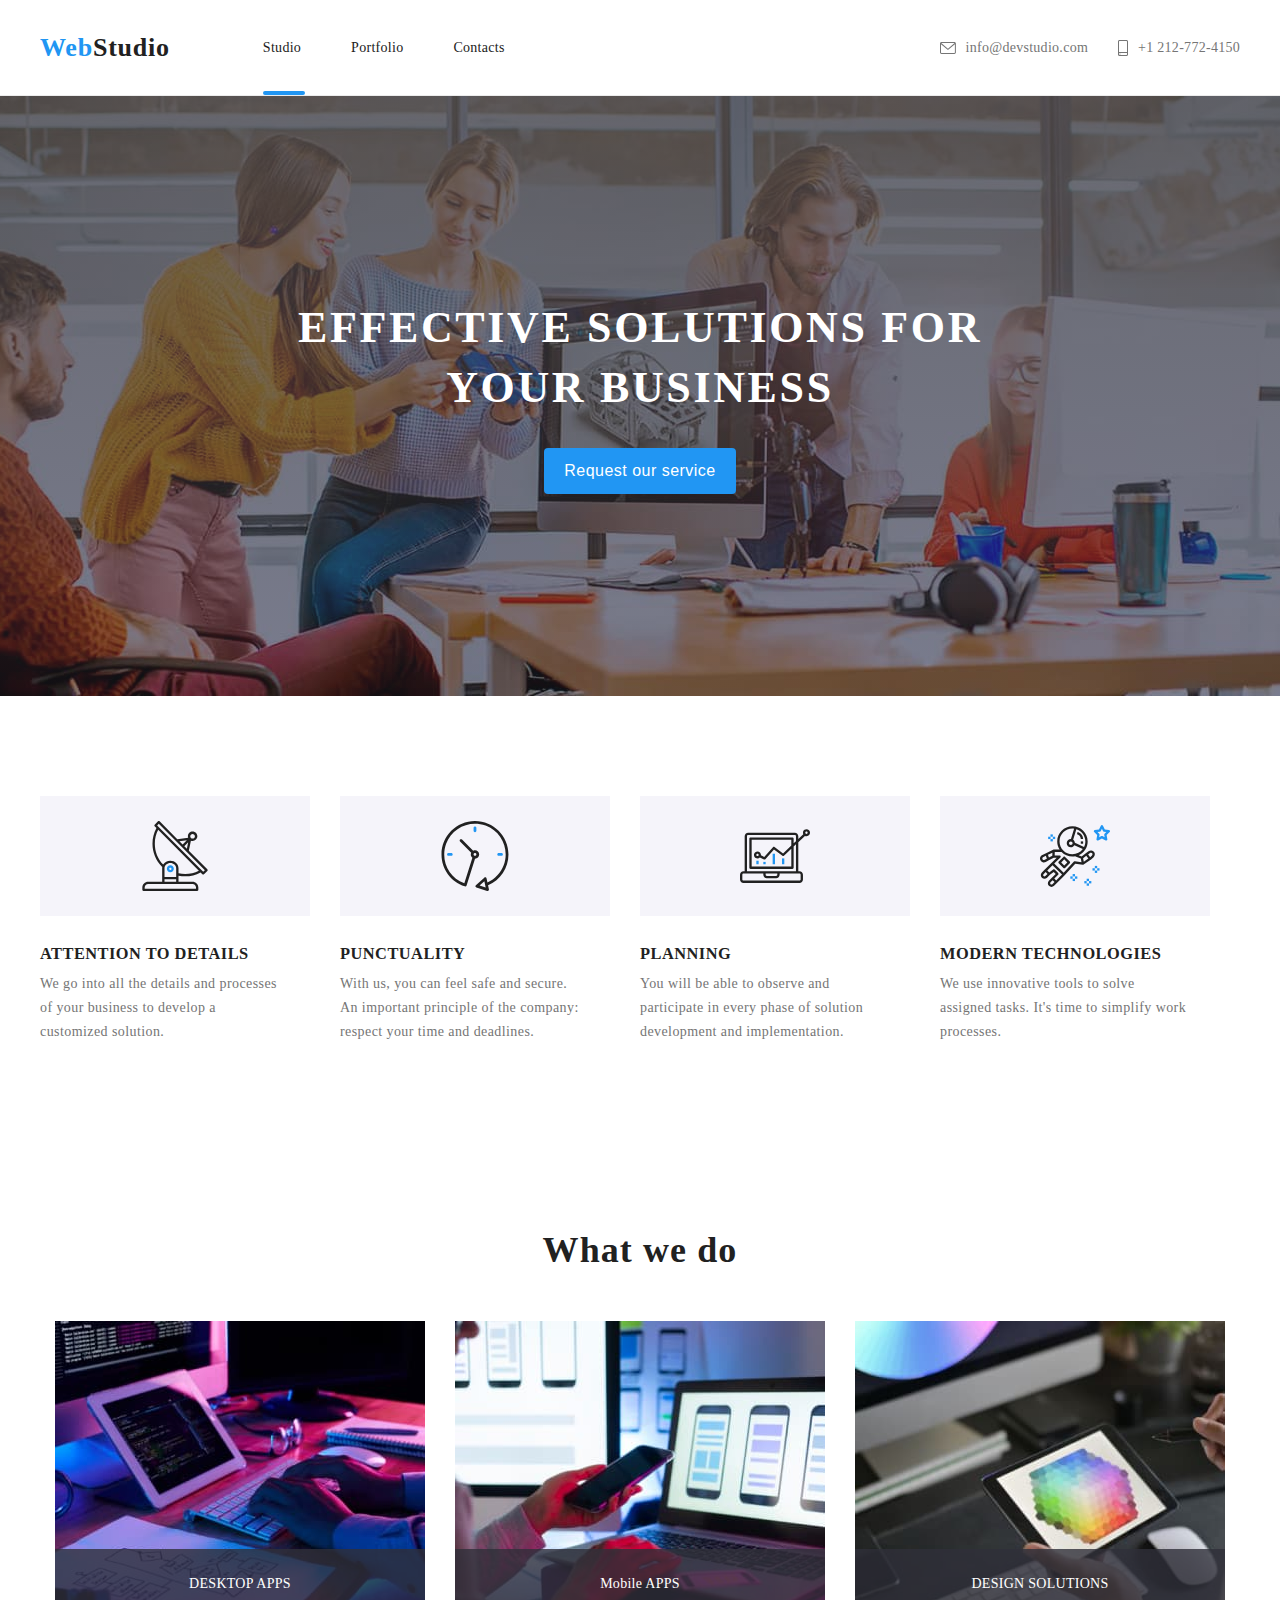
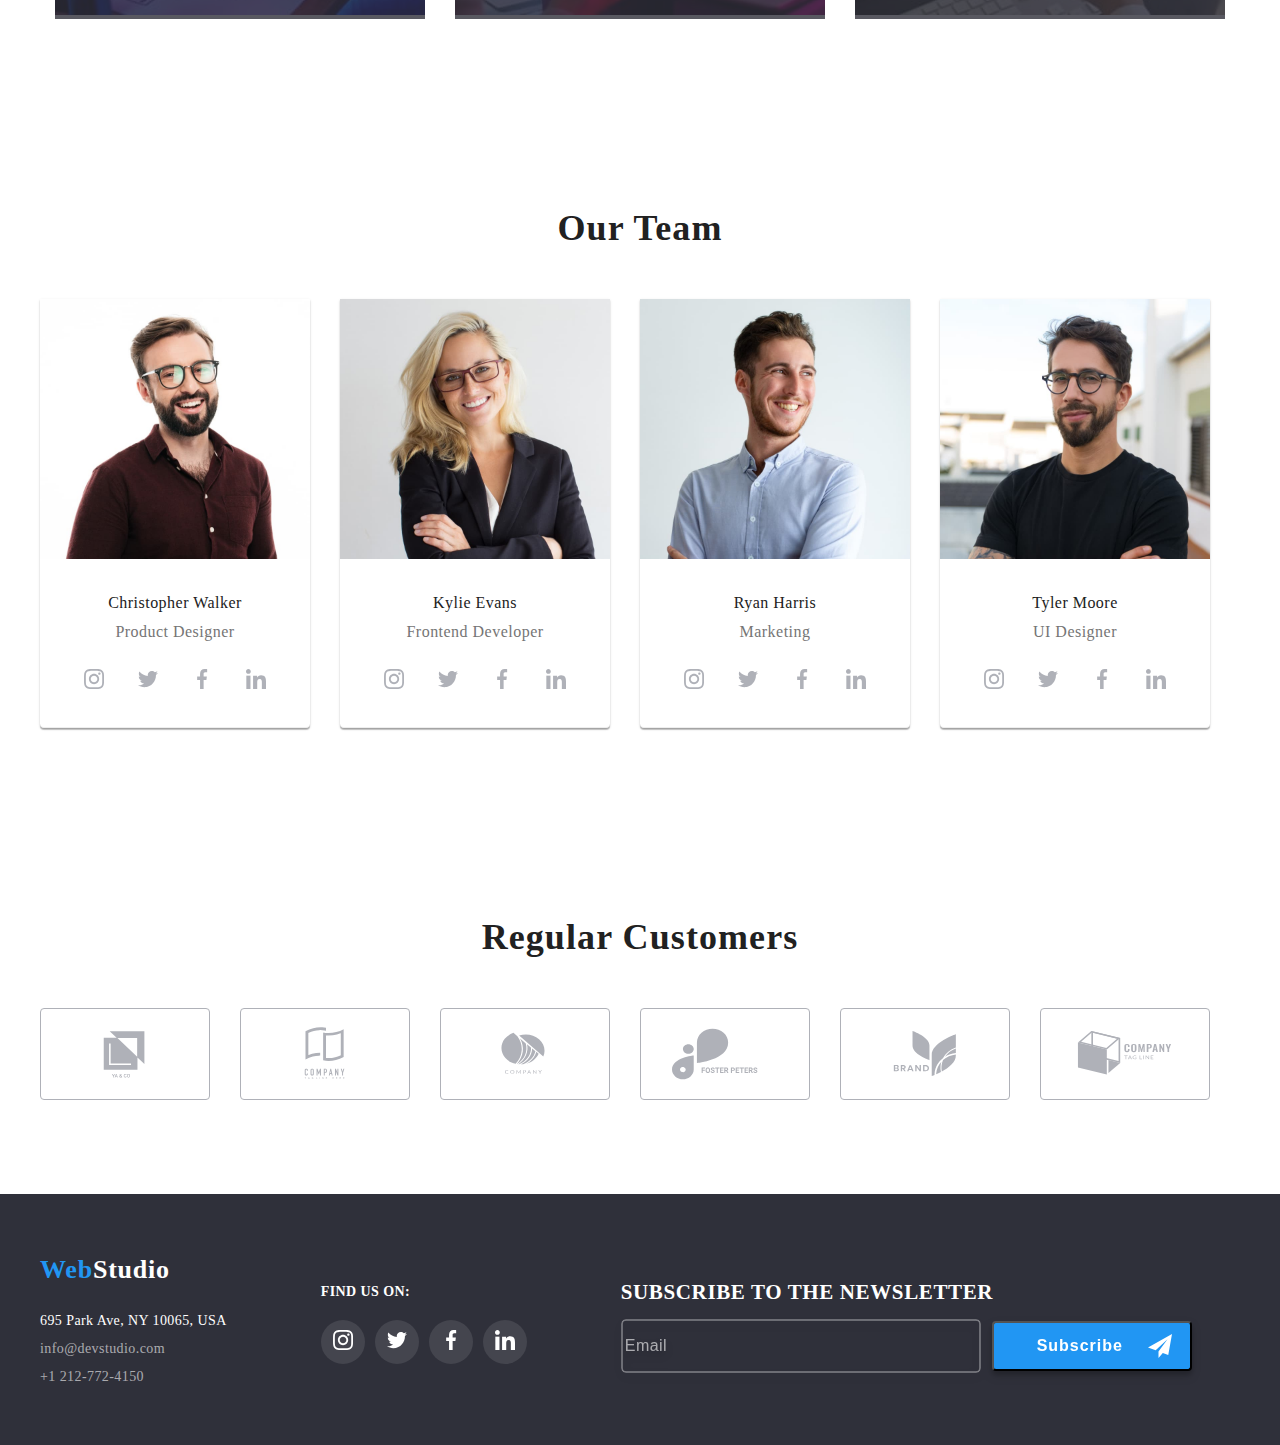
<file: index.html>
<!DOCTYPE html>
<html>

<head>
    <meta charset="UTF-8">
    <title>Web Studio</title>
    <link rel="preconnect" href="https://fonts.googleapis.com">
    <link rel="preconnect" href="https://fonts.gstatic.com" crossorigin>
    <link href="https://fonts.googleapis.com/css2?family=Raleway:wght@400;500;700;900&display=swap" rel="stylesheet">
    <link rel="stylesheet" href="css/styles.css">
</head>

<body>
    <div class="modal is-hidden" data-modal>
        <div class="inner-div">
            <button class="modal-close-button-position" data-modal-close>
                <svg class="modal-close-button">
                    <use href="images/icons-svg.svg#icon-Vector-2"></use>
                </svg>
            </button>
            <div class="modal-elements">
                <h3 class="modal-title">Leave your information and we'll call you back </h3>
                <form name="modal-contact-form" class="modal-contact-form">
                    <label class="modal-form-item">
                        <p class="modal-text">Name</p>
                        <input class="modal-input-dimensions" name="name" type="text" required>
                        <svg class="modal-svg-contact">
                            <use href="images/icons-svg.svg#icon-person-black"></use>
                        </svg>
                    </label>
                    <label class="modal-form-item">
                        <p class="modal-text">Telephone</p>
                        <svg class="modal-svg-telephone">
                            <use href="images/icons-svg.svg#icon-phone-black"></use>
                        </svg>
                        <input name="Telephone" type="tel" class="modal-input-dimensions" required>
                    </label>
                    <label class="modal-form-item">
                        <p class="modal-text">E-mail</p>
                        <svg class="modal-svg-email">
                            <use href="images/icons-svg.svg#icon-email-black"></use>
                        </svg>
                        <input name="E-mail" type="email" class="modal-input-dimensions" required>
                    </label>
                    <label class="modal-form-item">
                        <p class="modal-text">Comments</p>
                        <textarea class="modal-textarea" name="Comments" placeholder="Enter the text" cols="10"
                            rows="10"></textarea>
                    </label>
                    <label class="modal-form-item modal-terms">
                        <input type="checkbox" name="Terms and Conditions" value="Terms and Conditions" unchecked required />
                        <span class="modal-replace-checkbox">
                            <svg class="modal-terms-svg">
                                <use href="images/icons-svg.svg#icon-check-mark"></use>
                            </svg>
                        </span>
                        <p class="modal-text-terms">I agree with the letter and accept the
                            <a href="#">
                                <span class="span-for-link-modal"> Terms and Conditions</span>
                        </p>
                        </a>
                    </label>
                    <button type="submit" class="button-submit-modal">Send</button>
                </form>
            </div>
        </div>
    </div>
    <!--HeaderSection-->
    <div class="header-border">
        <header class="page-header container-for-dimensions">
            <a class="link header-logo" href="index.html"><span class="span-for-logo">Web</span>Studio</a>
            <nav class="header-navigation">
                <ul class="navigation-list unstyled-list">
                    <li class="nav-list-item"><a class="link navigation-link active-link" href="index.html">Studio</a></li>
                    <li class="nav-list-item"><a class="link navigation-link " href="Portfolio.html">Portfolio</a></li>
                    <li class="nav-list-item"><a class="link navigation-link " href="Contacts.html">Contacts</a></li>
                </ul>
            </nav>
            <!--RightNavigationSection-->
            <ul class="right-navigation-list unstyled-list">
                <li class="contact-list-item">
                    <a class="link right-navigation-contact" href="mailto:info@devstudio.com">
                        <svg class="right-navigation-icon-1" width="16px" height="12px">
                        <use href="images/icons-svg.svg#icon-envelope"></use>
                        </svg>
                        info@devstudio.com 
                    </a></li>
                <li class="contact-list-item">
                    <a class="link right-navigation-contact" href="tel:+12127724150">
                        <svg class="right-navigation-icon-2" width="10px" height="16px">
                        <use href="images/icons-svg.svg#icon-smartphone"></use>
                        </svg>
                        +1 212-772-4150</a></li>
            </ul>
        </header>
    </div>
    <main>
        <section class="studio-height studio-height-background-image">
            <h1 class="first-studio-page-text">EFFECTIVE SOLUTIONS FOR<br> YOUR BUSINESS</h1>
            <button data-modal-open class="button-studio" type="button">Request our service</button>
        </section>
        <!--Features-Section-->
        <section class="container-for-dimensions">
            <ul class="container-feature-studio unstyled-list">
                <li class="feature-studio-list">
                    <div class="svg-container-features">
                        <div class="center-svg">
                        <svg class="svg-dimensions-features">
                            <use href="images/icons-svg.svg#icon-antenna-1-1"></use>
                        </svg>
                        </div>
                        <div class="feature-text">
                        <h3 class="strenghts-title">ATTENTION TO DETAILS</h3>
                        <p class="strenghts-description">We go into all the details and processes<br>
                            of your business to develop a
                            <br> customized solution.
                        </p>
                        </div>
                    </div>
                </li>
                <li class="feature-studio-list">
                    <div class="svg-container-features">
                        <div class="center-svg">
                        <svg class="svg-dimensions-features">
                            <use href="images/icons-svg.svg#icon-clock-1-1"></use>
                        </svg>
                        </div>
                        <div class="feature-text">
                        <h3 class="strenghts-title">PUNCTUALITY</h3>
                        <p class="strenghts-description">With us, you can feel safe and secure. <br>
                            An important principle of the company:
                            <br>respect your time and deadlines.
                            </p>
                        </div>
                    </div>
                </li>
                <li class="feature-studio-list">
                    <div class="svg-container-features">
                        <div class="center-svg">
                        <svg class="svg-dimensions-features">
                            <use href="images/icons-svg.svg#icon-diagram-1-1"></use>
                        </svg>
                        </div>
                        <div class="feature-text">
                        <h3 class="strenghts-title">PLANNING</h3>
                        <p class="strenghts-description">You will be able to observe and<br>
                            participate in every phase of solution<br>
                            development and implementation.</p> 
                        </div>
                    </div>
                </li>
                <li class="feature-studio-list">
                    <div class="svg-container-features">
                        <div class="center-svg">
                        <svg class="svg-dimensions-features">
                            <use href="images/icons-svg.svg#icon-astronaut-1-1"></use>
                        </svg>
                        </div>
                        <div class="feature-text">
                            <h3 class="strenghts-title">MODERN TECHNOLOGIES</h3>
                            <p class="strenghts-description">We use innovative tools to solve<br>
                            assigned tasks. It's time to simplify work<br>
                            processes.</p> 
                        </div>
                    </div>
                </li>
            </ul>
        </section>
        <!--What-we-do-section-->
        <section class="container-for-dimensions padding-bottom-class">
            <h2 class="center-text">What we do</h2>
            <ul class="what-we-do-images unstyled-list">
              <li>
                <div class="what-we-do-overlay">
                  <img height="294" width="370" src="images/what_we_do1.jpg" alt="">
                  <div class="overlay-text-studio">DESKTOP APPS</div>
                </div>
              </li>
              <li>
                <div class="what-we-do-overlay">
                  <img height="294" width="370" src="images/what_we_do2.jpg" alt="">
                  <div class="overlay-text-studio">Mobile APPS</div>
                </div>
              </li>
              <li>
                <div class="what-we-do-overlay">
                  <img height="294" width="370" src="images/what_we_do3.jpg" alt="">
                  <div class="overlay-text-studio">DESIGN SOLUTIONS</div>
                </div>
              </li>
            </ul>
          </section>
        <!--Our-team-Section-->
        <section class="container-for-dimensions">
            <h2 class="center-text">Our Team</h2>
            <ul class="container-list-studio unstyled-list">
                <li class="container-studio">
                    <img height="260" width="270" src="images/team1.jpg" alt="Christopher Walker">
                    <h3 class="container-title-studio">Christopher Walker</h3>
                    <p class="container-sub-title-studio">Product Designer</p>
                    <div class="social-media-icons">
                        <ul class="unstyled-list">
                            <li class="icon-list"> <a class="icon-list-item" href="#">
                                <svg class="social-media-icons-svg">
                                    <use href="images/icons-svg.svg#icon-instagram-2-1"></use>
                                </svg>
                            </a></li>
                            <li class=""> <a class="icon-list-item" href="#">
                                <svg class="social-media-icons-svg">
                                    <use href="images/icons-svg.svg#icon-twitter-1-1"></use>
                                </svg>
                            </a></li>
                            <li class=""> <a class="icon-list-item" href="#">
                                <svg class="social-media-icons-svg">
                                    <use href="images/icons-svg.svg#icon-facebook-1-1"></use>
                                </svg>
                            </a></li>
                            <li class=""> <a class="icon-list-item" href="#">
                                <svg class="social-media-icons-svg">
                                    <use href="images/icons-svg.svg#icon-linkedin-1-1"></use>
                                </svg>
                            </a></li>
                        </ul>
                    </div>
                </li>
                <li class="container-studio">
                    <img height="260" width="270" src="images/team2.jpg" alt="Kylie Evans">
                    <h3 class="container-title-studio">Kylie Evans</h3>
                    <p class="container-sub-title-studio">Frontend Developer</p>
                    <div class="social-media-icons">
                        <ul class="unstyled-list">
                            <li class=""> <a class="icon-list-item" href="#">
                                <svg class="social-media-icons-svg">
                                    <use href="images/icons-svg.svg#icon-instagram-2-1"></use>
                                </svg>
                            </a></li>
                            <li class=""> <a class="icon-list-item" href="#">
                                <svg class="social-media-icons-svg">
                                    <use href="images/icons-svg.svg#icon-twitter-1-1"></use>
                                </svg>
                            </a></li>
                            <li class=""> <a class="icon-list-item" href="#">
                                <svg class="social-media-icons-svg">
                                    <use href="images/icons-svg.svg#icon-facebook-1-1"></use>
                                </svg>
                            </a></li>
                            <li class=""> <a class="icon-list-item" href="#">
                                <svg class="social-media-icons-svg">
                                    <use href="images/icons-svg.svg#icon-linkedin-1-1"></use>
                                </svg>
                            </a></li>
                        </ul>
                    </div>
                </li>
                <li class="container-studio">
                    <img height="260" width="270" src="images/team3.jpg" alt="Ryan Harris">
                    <h3 class="container-title-studio">Ryan Harris</h3>
                    <p class="container-sub-title-studio">Marketing</p>
                    <div class="social-media-icons">
                        <ul class="unstyled-list">
                            <li class=""> <a class="icon-list-item" href="#">
                                <svg class="social-media-icons-svg">
                                    <use href="images/icons-svg.svg#icon-instagram-2-1"></use>
                                </svg>
                            </a></li>
                            <li class=""> <a class="icon-list-item" href="#">
                                <svg class="social-media-icons-svg">
                                    <use href="images/icons-svg.svg#icon-twitter-1-1"></use>
                                </svg>
                            </a></li>
                            <li class=""> <a class="icon-list-item" href="#">
                                <svg class="social-media-icons-svg">
                                    <use href="images/icons-svg.svg#icon-facebook-1-1"></use>
                                </svg>
                            </a></li>
                            <li class=""> <a class="icon-list-item" href="#">
                                <svg class="social-media-icons-svg">
                                    <use href="images/icons-svg.svg#icon-linkedin-1-1"></use>
                                </svg>
                            </a></li>
                        </ul>
                    </div>
                </li>
                <li class="container-studio">
                    <img height="260" width="270" src="images/team4.jpg" alt="Tyler Moore">
                    <h3 class="container-title-studio">Tyler Moore</h3>
                    <p class="container-sub-title-studio">UI Designer</p>
                    <div class="social-media-icons">
                        <ul class="unstyled-list">
                            <li class=""> <a class="icon-list-item" href="#">
                                <svg class="social-media-icons-svg">
                                    <use href="images/icons-svg.svg#icon-instagram-2-1"></use>
                                </svg>
                            </a></li>
                            <li class=""> <a class="icon-list-item" href="#">
                                <svg class="social-media-icons-svg">
                                    <use href="images/icons-svg.svg#icon-twitter-1-1"></use>
                                </svg>
                            </a></li>
                            <li class=""> <a class="icon-list-item" href="#">
                                <svg class="social-media-icons-svg">
                                    <use href="images/icons-svg.svg#icon-facebook-1-1"></use>
                                </svg>
                            </a></li>
                            <li class=""> <a class="icon-list-item" href="#">
                                <svg class="social-media-icons-svg">
                                    <use href="images/icons-svg.svg#icon-linkedin-1-1"></use>
                                </svg>
                            </a></li>
                        </ul>
                    </div>
                </li>
            </ul>
        </section>
        <!--Regular-Customers-->
        <section class="container-for-dimensions">
            <h2 class="center-text-1">Regular Customers</h2>
            <ul class="container-feature-studio-1 unstyled-list">
                <div class="svg-container-regular-customers">
                    <li class="svg-container">
                        <div class="svg-container-regular-customers-svg">
                            <svg class="svg-dimensions-regular-customers">
                                <use href="images/icons-svg.svg#icon-Logo"></use>
                            </svg>
                        </div>
                    </li>
                </div>
                <div class="svg-container-regular-customers">
                    <li class="">
                        <div class="svg-container-regular-customers-svg">
                            <svg class="svg-dimensions-regular-customers">
                                <use href="images/icons-svg.svg#icon-Logo-1"></use>
                            </svg>
                        </div>
                    </li>
                </div>
                <div class="svg-container-regular-customers">
                    <li class="">
                        <div class="svg-container-regular-customers-svg">
                            <svg class="svg-dimensions-regular-customers">
                                <use href="images/icons-svg.svg#icon-Logo-2"></use>
                            </svg>
                        </div>
                    </li>
                </div>
                <div class="svg-container-regular-customers">
                    <li class="">
                        <div class="svg-container-regular-customers-svg">
                            <svg class="svg-dimensions-regular-customers">
                                <use href="images/icons-svg.svg#icon-Logo-3"></use>
                            </svg>
                        </div>
                    </li>
                </div>
                <div class="svg-container-regular-customers">
                    <li class="">
                        <div class="svg-container-regular-customers-svg">
                            <svg class="svg-dimensions-regular-customers">
                                <use href="images/icons-svg.svg#icon-Logo-4"></use>
                            </svg>
                        </div>
                    </li>
                </div>
                <div class="svg-container-regular-customers">
                    <li class="">
                        <div class="svg-container-regular-customers-svg">
                            <svg class="svg-dimensions-regular-customers">
                                <use href="images/icons-svg.svg#icon-Logo-5"></use>
                            </svg>
                        </div>
                    </li>
                </div>
                </ul>
        </section>
    </main>
    <!--PageFooter-->
    <footer class="page-footer">
        <div class="footer-style container-for-dimensions">
            <div class="footer-logo-container">
            <section class="footer-section">
                <a class="footer-logo link" href="index.html"><span class="span-for-logo">Web</span>Studio</a>
                <address>
                    <ul class="informations-of-contact unstyled-list">
                        <li><a class="link location" href="">695 Park Ave, NY 10065, USA</a></li>
                        <li><a class="link contacts" href="mailto:info@devstudio.com">info@devstudio.com</a></li>
                        <li><a class="link contacts mail" href="tel:+12127724150">+1 212-772-4150</a></li>
                    </ul>
                </address>
            </section>
            </div>
            <section class="find-us-section">
                <p class="find-us-text">Find us on:</p>
                <div class="social-icons">
                    <div class="social-media-icons">
                        <ul class="icon-list-footer unstyled-list">
                            <li class="icon-list-item-footer"> <a href="#">
                                    <svg width="20px" height="20px">
                                        <use href="images/icons-svg.svg#icon-instagram-2-2"></use>
                                    </svg></a></li>
                            <li class="icon-list-item-footer"> <a href="#">
                                    <svg width="20px" height="20px">
                                        <use href="images/icons-svg.svg#icon-twitter-1-2"></use>
                                    </svg></a></li>
                            <li class="icon-list-item-footer"> <a href="#">
                                    <svg width="20px" height="20px">
                                        <use href="images/icons-svg.svg#icon-facebook-1-2"></use>
                                    </svg></a></li>
                            <li class="icon-list-item-footer"> <a href="#">
                                    <svg width="20px" height="20px">
                                        <use href="images/icons-svg.svg#icon-linkedin-1-2"></use>
                                    </svg></a></li>
                        </ul>
                    </div>
                </div>
            </section>
            <section class="newsletter">
                <h2 class="subscribe-footer">Subscribe to the newsletter</h2>
                <form name="email" class="email-footer">
                    <input type="email" placeholder="Email" name="Email" required>
                    <button class="footer-subscribe-button" type="submit">Subscribe
                        <svg class="subscribe-svg">
                            <use href="images/icons-svg.svg#icon-send"></use>
                        </svg></a></li> 
                    </button>
                </form>
            </section>
        </div>
    </footer>
    <script src="./js/modal.js"></script>
</body>
</html>
</file>
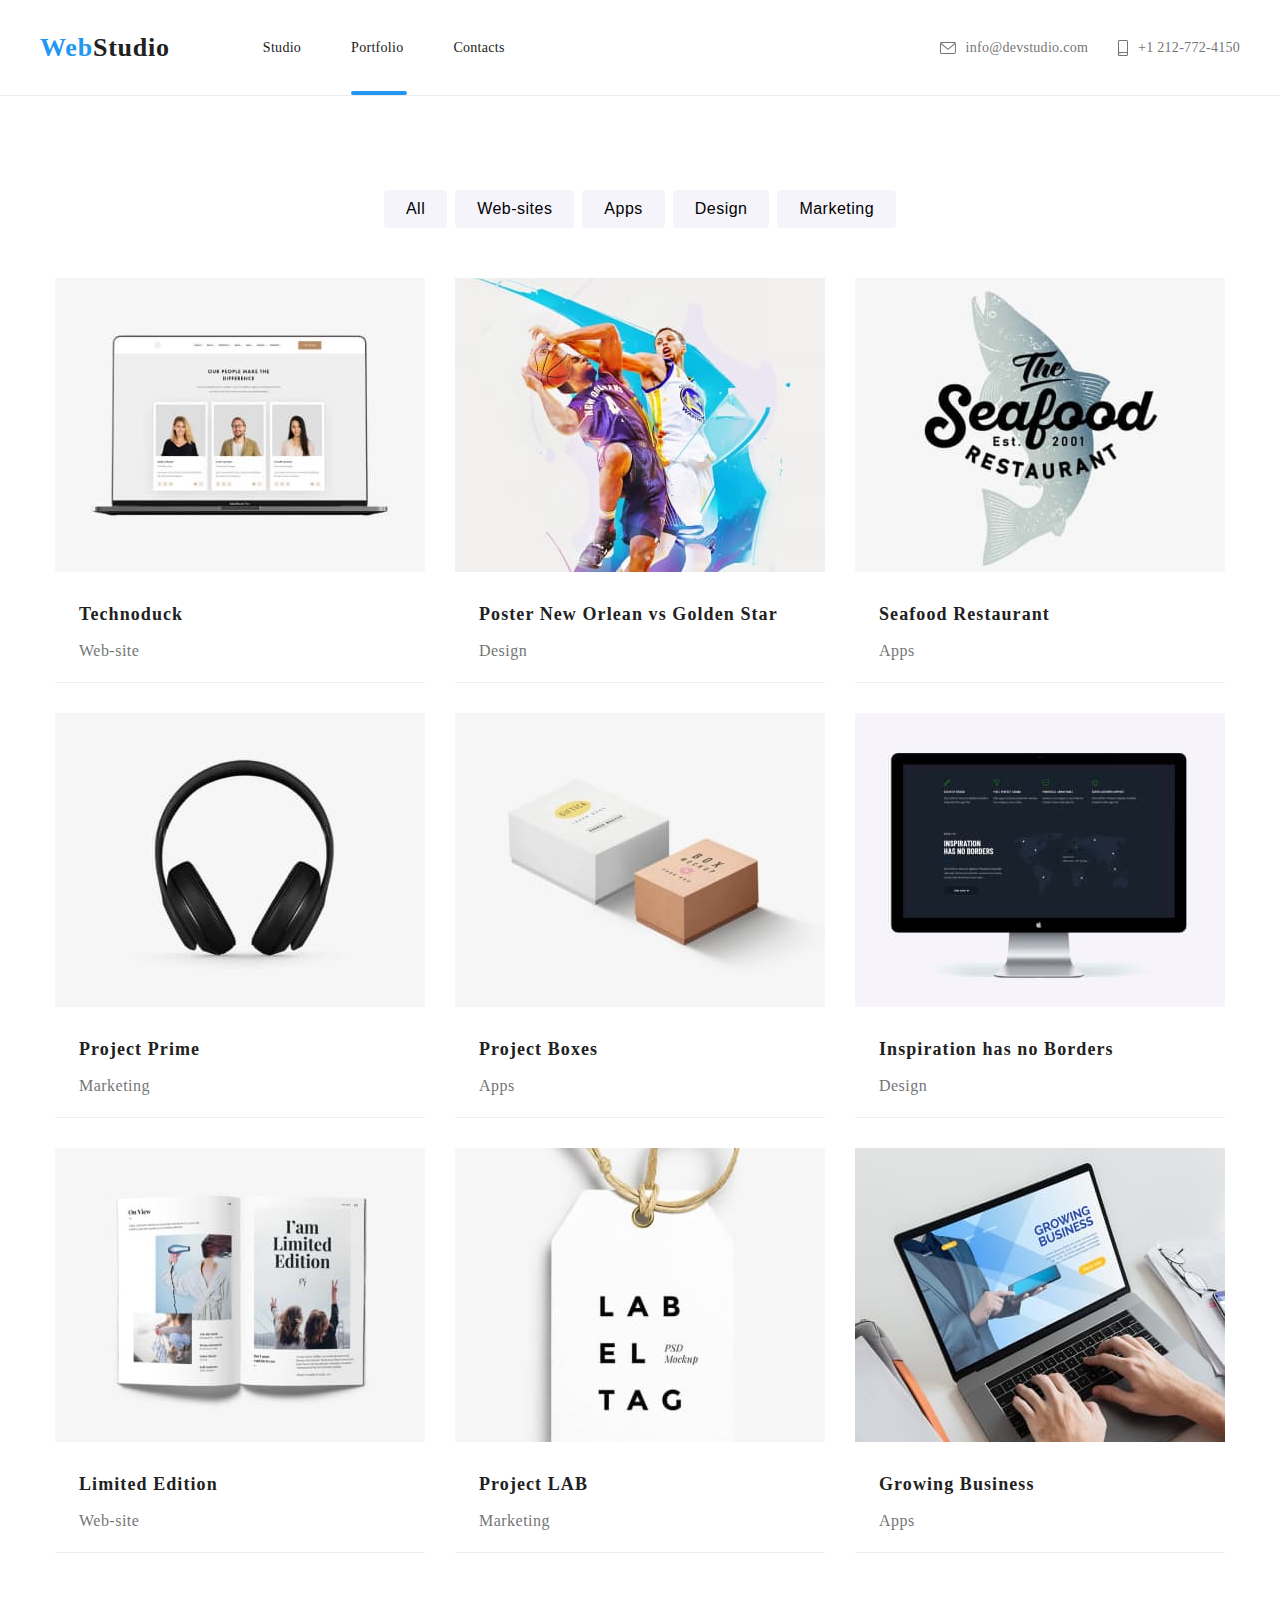
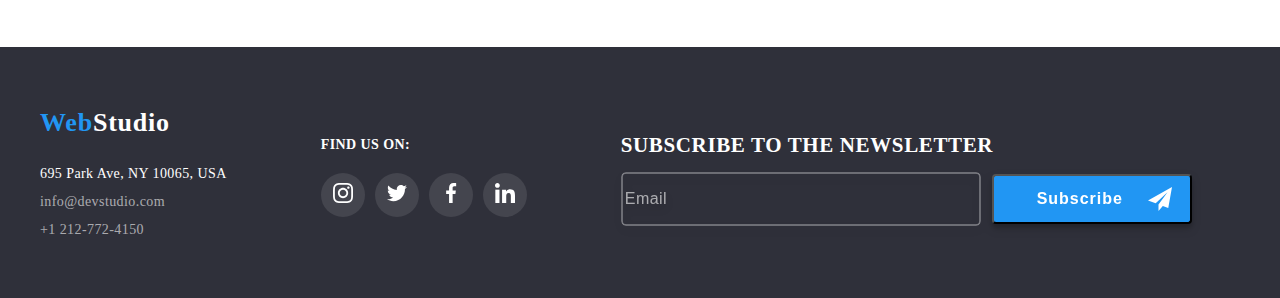
<file: Portfolio.html>
<!DOCTYPE html>
<html>
    <head>
        <meta charset="UTF-8">
        <title>Portfolio</title>
        <link rel="preconnect" href="https://fonts.googleapis.com">
        <link rel="preconnect" href="https://fonts.gstatic.com" crossorigin>
        <link href="https://fonts.googleapis.com/css2?family=Raleway:wght@400;500;700;900&display=swap" rel="stylesheet">
        <link rel="stylesheet" href="css/styles.css">
    </head>
    <body>
        <!--HeaderSection-->
        <div class="header-border">
        <header class="page-header container-for-dimensions">
            <a class="link header-logo" href="index.html"><span class="span-for-logo">Web</span>Studio</a>
            <nav class="header-navigation">
                <ul class="navigation-list unstyled-list">
                    <li class="nav-list-item"><a class="link navigation-link " href="index.html">Studio</a></li>
                    <li class="nav-list-item"><a class="link navigation-link active-link" href="Portfolio.html">Portfolio</a></li>
                    <li class="nav-list-item"><a class="link navigation-link " href="Contacts.html">Contacts</a></li>
                </ul>
            </nav>
            <!--RightNavigationSection-->
            <ul class="right-navigation-list unstyled-list">
                <li class="contact-list-item">
                    <a class="link right-navigation-contact" href="mailto:info@devstudio.com">
                        <svg class="" width="16px" height="12px">
                            <use href="images/icons-svg.svg#icon-envelope"></use>
                        </svg>
                        info@devstudio.com
                    </a>
                </li>
                <li class="contact-list-item">
                    <a class="link right-navigation-contact" href="tel:+12127724150">
                        <svg class="right-navigation-icon-2" width="10px" height="16px">
                            <use href="images/icons-svg.svg#icon-smartphone"></use>
                        </svg>
                        +1 212-772-4150</a>
                </li>
            </ul>
        </header>
        </div>
        <main>
            <!--HeroSection-->
            <section class="hero-section container-for-dimensions">
                <!--ButtonsSection-->
                <ul class="button-list unstyled-list">
                    <li class="button-item-list"><button class="button" type="button">All</button></li>
                    <li class="button-item-list"><button class="button" type="button">Web-sites</button></li>
                    <li class="button-item-list"><button class="button" type="button">Apps</button></li>
                    <li class="button-item-list"><button class="button" type="button">Design</button></li>
                    <li class="button-item-list"><button class="button" type="button">Marketing</button></li>
                </ul>
                <!--ContainerSection-->
                <ul class="container-list unstyled-list">
                    <li class="container">
                        <div class="container-image">
                          <div class="container-overlay-image-portfolio">
                          <img src="images/card1.jpg"alt="Web-site">
                            <div class="overlay-portfolio">
                                <p class="overlay-text-portfolio"> Technoduck is a state-of-the-art coronavirus distribution platform. Companies use this platform for
                                    digital espionage and attacks on competitors' secure servers.</p>
                            </div>
                         </div> 
                        <h3 class="container-title">Technoduck</h3>
                        <h4 class="container-sub-title">Web-site</h4>
                        </div>
                    </li>
                    <li class="container">
                        <div class="container-image">
                          <div class="container-overlay-image-portfolio">
                          <img src="images/card2.jpg"alt="Web-site">
                            <div class="overlay-portfolio">
                                <p class="overlay-text-portfolio"> Technoduck is a state-of-the-art coronavirus distribution platform. Companies use this platform for
                                    digital espionage and attacks on competitors' secure servers.</p>
                            </div>
                         </div> 
                        <h3 class="container-title">Poster New Orlean vs Golden Star</h3>
                        <h4 class="container-sub-title">Design</h4>
                        </div>
                    </li>
                    <li class="container">
                        <div class="container-image">
                          <div class="container-overlay-image-portfolio">
                          <img src="images/card3.jpg"alt="Web-site">
                            <div class="overlay-portfolio">
                                <p class="overlay-text-portfolio"> Technoduck is a state-of-the-art coronavirus distribution platform. Companies use this platform for
                                    digital espionage and attacks on competitors' secure servers.</p>
                            </div>
                         </div> 
                         <h3 class="container-title">Seafood Restaurant</h3>
                         <h4 class="container-sub-title">Apps</h4>
                        </div>
                    </li>
                    <li class="container">
                        <div class="container-image">
                            <div class="container-overlay-image-portfolio">
                                <img src="images/card4.jpg" alt="Web-site">
                                <div class="overlay-portfolio">
                                    <p class="overlay-text-portfolio"> Technoduck is a state-of-the-art coronavirus distribution platform.
                                        Companies use this platform for
                                        digital espionage and attacks on competitors' secure servers.</p>
                                </div>
                            </div>
                            <h3 class="container-title">Project Prime</h3>
                            <h4 class="container-sub-title">Marketing</h4>
                        </div>
                    </li>
                    <li class="container">
                        <div class="container-image">
                            <div class="container-overlay-image-portfolio">
                                <img src="images/card5.jpg" alt="Web-site">
                                <div class="overlay-portfolio">
                                    <p class="overlay-text-portfolio"> Technoduck is a state-of-the-art coronavirus distribution platform.
                                        Companies use this platform for
                                        digital espionage and attacks on competitors' secure servers.</p>
                                </div>
                            </div>
                            <h3 class="container-title">Project Boxes</h3>
                            <h4 class="container-sub-title">Apps</h4>
                        </div>
                    </li>
                    <li class="container">
                        <div class="container-image">
                            <div class="container-overlay-image-portfolio">
                                <img src="images/card6.jpg" alt="Web-site">
                                <div class="overlay-portfolio">
                                    <p class="overlay-text-portfolio"> Technoduck is a state-of-the-art coronavirus distribution platform.
                                        Companies use this platform for
                                        digital espionage and attacks on competitors' secure servers.</p>
                                </div>
                            </div>
                            <h3 class="container-title">Inspiration has no Borders</h3>
                            <h4 class="container-sub-title">Design</h4>
                        </div>
                    </li>
                    <li class="container">
                        <div class="container-image">
                            <div class="container-overlay-image-portfolio">
                                <img src="images/card7.jpg" alt="Web-site">
                                <div class="overlay-portfolio">
                                    <p class="overlay-text-portfolio"> Technoduck is a state-of-the-art coronavirus distribution platform.
                                        Companies use this platform for
                                        digital espionage and attacks on competitors' secure servers.</p>
                                </div>
                            </div>
                            <h3 class="container-title">Limited Edition</h3>
                            <h4 class="container-sub-title">Web-site</h4>
                        </div>
                    </li>
                    <li class="container">
                        <div class="container-image">
                            <div class="container-overlay-image-portfolio">
                                <img src="images/card8.jpg" alt="Web-site">
                                <div class="overlay-portfolio">
                                    <p class="overlay-text-portfolio"> Technoduck is a state-of-the-art coronavirus distribution platform.
                                        Companies use this platform for
                                        digital espionage and attacks on competitors' secure servers.</p>
                                </div>
                            </div>
                            <h3 class="container-title">Project LAB</h3>
                            <h4 class="container-sub-title">Marketing</h4>
                        </div>
                    </li>
                    <li class="container">
                        <div class="container-image">
                            <div class="container-overlay-image-portfolio">
                                <img src="images/card9.jpg" alt="Web-site">
                                <div class="overlay-portfolio">
                                    <p class="overlay-text-portfolio"> Technoduck is a state-of-the-art coronavirus distribution platform.
                                        Companies use this platform for
                                        digital espionage and attacks on competitors' secure servers.</p>
                                </div>
                            </div>
                            <h3 class="container-title">Growing Business</h3>
                            <h4 class="container-sub-title">Apps</h4>
                        </div>
                    </li>
                </ul>
            </section>
        </main>
        <!--PageFooter-->
        <footer class="page-footer">
            <div class="footer-style container-for-dimensions">
                <div class="footer-logo-container">
                <section class="footer-section">
                    <a class="footer-logo link" href="index.html"><span class="span-for-logo">Web</span>Studio</a>
                    <address>
                        <ul class="informations-of-contact unstyled-list">
                            <li><a class="link location" href="">695 Park Ave, NY 10065, USA</a></li>
                            <li><a class="link contacts" href="mailto:info@devstudio.com">info@devstudio.com</a></li>
                            <li><a class="link contacts mail" href="tel:+12127724150">+1 212-772-4150</a></li>
                        </ul>
                    </address>
                </section>
                </div>
                <section class="find-us-section">
                    <p class="find-us-text">Find us on:</p>
                    <div class="social-icons">
                        <div class="social-media-icons">
                            <ul class="unstyled-list">
                                <li class="icon-list-item-footer"> <a href="#">
                                        <svg width="20px" height="20px">
                                            <use href="images/icons-svg.svg#icon-instagram-2-2"></use>
                                        </svg></a></li>
                                <li class="icon-list-item-footer"> <a href="#">
                                        <svg width="20px" height="20px">
                                            <use href="images/icons-svg.svg#icon-twitter-1-2"></use>
                                        </svg></a></li>
                                <li class="icon-list-item-footer"> <a href="#">
                                        <svg width="20px" height="20px">
                                            <use href="images/icons-svg.svg#icon-facebook-1-2"></use>
                                        </svg></a></li>
                                <li class="icon-list-item-footer"> <a href="#">
                                        <svg width="20px" height="20px">
                                            <use href="images/icons-svg.svg#icon-linkedin-1-2"></use>
                                        </svg></a></li>
                            </ul>
                        </div>
                    </div>
                </section>
                <section class="newsletter">
                    <h2 class="subscribe-footer">Subscribe to the newsletter</h2>
                    <form name="email" class="email-footer">
                        <input type="email" placeholder="Email" name="Email" required>
                        <button class="footer-subscribe-button" type="submit">Subscribe
                            <svg class="subscribe-svg">
                                <use href="images/icons-svg.svg#icon-send"></use>
                            </svg></a></li> 
                        </button>
                    </form>
                </section>
            </div>
        </footer>
    </body>
</html>
</file>
<file: css/styles.css>
/*Variables*/
:root {
    --background-section: white;
}

.header-navigation,
.hero-section
{
    background-color: var(--background-section);
}

/*Globals*/
body{
    font-family: 'Roboto';
    font-weight: 500;
    font-size: 14px;
    line-height: 16px;
    letter-spacing: 0.02em;
    color: #212121;
    margin: 0px auto;
}

.header-logo {
    font-weight: 700;
    font-size: 26px;
    line-height: 31px;
    letter-spacing: 0.03em;
    margin-right: 93px;
}

.header-border {
    border-bottom: 1px solid #ECECEC ;
}

.page-header,
.container-for-dimensions
 {
    width: 1200px;
    margin: 0px auto;

}

.span-for-logo ,
.span-for-link-modal
{
    color: #2196F3;
}

.page-header{
    background-color: #FFFFFF;
    display: flex;
    padding: 32px 0px;
}

.unstyled-list{
    list-style: none;
    margin: 0px;
    padding: 0px;
}

.link{
    color: #212121;
    text-decoration: none;
}

.navigation-list {
    display: flex;
    gap: 50px;  
    flex-grow: 1;
}

.navigation-link{
    letter-spacing: 0.02em;
    color: #212121;
    text-decoration: none;
    transition: color 250ms cubic-bezier(0.4, 0, 0.2, 1);
}

.navigation-link.active-link {
  position: relative;
  padding-bottom: 28px;

}

.navigation-link.active-link::after {
    content: '';
    border: 2px solid #2196F3;
    width: 100%;
    position: absolute;
    bottom: -12px;
    border-radius: 2px; 
    left: 0;
    visibility: visible;
}

.nav-list-item a{
    transition: color 250ms cubic-bezier(0.4, 0, 0.2, 1);
}

.header-navigation{
    display: flex;
    align-items: center;
    flex-grow: 1;
}

/* Right-navigation-list */

.right-navigation-list {
    color: #757575;
    display: flex;
    align-items: center;
    justify-content: flex-end;
    gap: 30px;
}

.right-navigation-icon-1, .right-navigation-icon-2
{
    fill: #757575;
    transition: fill 250ms cubic-bezier(0.4, 0, 0.2, 1);
}

.right-navigation-contact{
    display: flex;
    gap: 10px;
    fill: #757575;
    color: #757575;
}

.right-navigation-contact:hover {
    fill: #2196F3;
    color: #2196F3;
  }

.right-navigation-icon-1:hover , 
.right-navigation-icon-2:hover , 
.right-navigation-contact :hover,
.contact-list-item :hover,
.navigation-link:hover
{
    fill: #2196F3;    
}

.contact-list-item {
    display: flex;
    gap: 30px;
    justify-content: center;
    
}

.contact-list-item a {
    display: flex;
    align-items: center;
    gap: 10px;
    color: #757575;
    transition: color 250ms cubic-bezier(0.4, 0, 0.2, 1);
}

.contact-list-item a:hover {
    color: #2196F3;
  }

.contact-list-item a:hover .right-navigation-icon-1,
.contact-list-item a:hover .right-navigation-icon-2 {
  fill: #2196F3;
}

.navigation-list :hover {
    color: #2196F3;
    text-decoration: none;
    
}

.modal{
    background: rgba(0, 0, 0, 0.2);
    position: absolute;
    width: 100%;
    height: 100%;
    z-index: 99;
    display: flex;
    justify-content: center;
    align-items: center;
    /* transform: scale(0,5); */
    transition: opacity 250ms cubic-bezier(0.4, 0, 0.2, 1);

}

.is-hidden{
    visibility: hidden;
    opacity: 0;
    transform: scale(0,1);
    pointer-events: none;
    transition: opacity 250ms cubic-bezier(0.4, 0, 0.2, 1);
}

.inner-div {
    width: 528px;
    height: 581px;
    background: #FFFFFF;
    box-shadow: 0px 1px 3px rgba(0, 0, 0, 0.12), 0px 1px 1px rgba(0, 0, 0, 0.14), 0px 2px 1px rgba(0, 0, 0, 0.2);
    border-radius: 4px;
    position: relative;
    transition: opacity 250ms cubic-bezier(0.4, 0, 0.2, 1);
    padding: 40px;
}

.modal-close-button-position{
    width: 30px;
    height: 30px;
    background: #FFFFFF;
    border: 1px solid rgba(0, 0, 0, 0.1);
    border-radius: 50%;
    top: 8px;
    right: 8px;
    position: absolute;
    transition: opacity 250ms cubic-bezier(0.4, 0, 0.2, 1);
}

.modal-close-button 
{
    top: 17px;
    right: 17px;
    width: 11px;
    height: 11px;
}

.modal-elements {
    width: 448px;
    margin: 0px auto;
    position: relative;
    display: flex;
    flex-wrap: wrap;
    justify-content: center;
}

.modal-title{
    position: relative;
    height: 23px;
    font-style: normal;
    font-weight: 700;
    font-size: 20px;
    line-height: 23px;
    text-align: center;
    letter-spacing: 0.03em;
    /* padding-top: 40px; */
    padding-bottom: 12px;

}

.modal-contact-form{
    display: flex;
    flex-direction: column;
    gap: 10px;
    
}

.modal-form-item{
    display: flex;
    flex-direction: column;
    gap: 4px;
    position: relative;

}

.modal-text , 
.modal-text-terms
{
    font-style: normal;
    font-weight: 400;
    font-size: 12px;
    line-height: 14px;
    letter-spacing: 0.01em;
    color: #757575;
    padding-bottom: 4px;
}

.modal-text-terms{
    font-size: 14px;
    line-height: 24px;
    letter-spacing: 0.03em;
}


.modal-input-dimensions ,
.modal-textarea
{
    width: 448px;
    height: 40px;
    border: 1px solid rgba(33, 33, 33, 0.2);
    border-radius: 4px;
    margin-bottom: 10px;
    position: relative;
    cursor: pointer;
}

.modal-input-dimensions {
    padding-left: 42px;
}

.modal-textarea{
    width: 488px;
    height: 120px;
    font-weight: 400;
    font-size: 14px;
    line-height: 16px;
    letter-spacing: 0.01em;
    color: rgba(117, 117, 117, 0.5);

}

.modal-input-dimensions:focus ,
.modal-textarea:focus
{
    outline: none;
    border: 1px solid #2196F3;
    border-radius: 4px;
    transition: all 250ms cubic-bezier(0.4, 0, 0.2, 1);
}

.modal-form-item:focus-within svg use {
    fill: #2196F3; 
    transition: all 250ms cubic-bezier(0.4, 0, 0.2, 1);
  }

li input[type="checkbox"] {
    display: inline-block;
    vertical-align: middle;
    margin-left: 12px;
    margin-right: 8px;
  }
  
  li p.modal-text-terms {
    display: inline-block;
    vertical-align: middle;
  }
  .modal-terms{
    padding-bottom: 20px;
    flex-direction: row;
    gap: 7px;
  }

  .modal-svg-contact ,
  .modal-svg-telephone ,
  .modal-svg-email
   {
    display: flex;
    width: 18px;
    height: 18px;
    position: absolute;
    z-index: 1;
    top: 33px;
    left: 12px;
}

.modal-contact-form:focus+.modal-svg-contact  {
    fill: #2196F3;
}

.modal-replace-checkbox {
    width: 16px;
    height: 16px;
    border: 2px solid black;
    border-radius: 2px;
}

.modal-contact-form input[type="checkbox"]:checked+.modal-replace-checkbox{
    background: #2196F3;
    border-color: #2196F3;
}

.modal-contact-form input[type="checkbox"]{
    display: none;
}

.modal-terms-svg{
    width: 16px;
    height: 16px;
    opacity: 0;
    fill: #FFFFFF;
}

.modal-contact-form input[type="checkbox"]:checked+.modal-replace-checkbox svg {
    opacity: 1;
}

.button ,
.button-studio ,
.button-submit-modal
{
    font-size: 16px;
    line-height: 26px;
    text-align: center;
    letter-spacing: 0.03em;
    background: #F5F4FA;
    border: 0;
    border-radius: 4px;
    padding: 6px 22px;
    transition: box-shadow 250ms cubic-bezier(0.4, 0, 0.2, 1);
}

.button-studio{
    color: #FFFFFF;
    background: #2196F3;
    padding: 10px 20px; 
    
}

.button-submit-modal{
    color: #FFFFFF;
    background: #2196F3;
    padding: 10px 80px;
    margin: 0 auto;
    display: block;
}

.button:hover {
    color: #FFFFFF;
    background: #2196F3;
    border: none;
    box-shadow: 0px 3px 1px rgba(0, 0, 0, 0.1), 0px 1px 2px rgba(0, 0, 0, 0.08), 0px 2px 2px rgba(0, 0, 0, 0.12);
    cursor: pointer;
    transition: box-shadow 250ms cubic-bezier(0.4, 0, 0.2, 1);
}

.button-list{
    display: flex;
    justify-content: center;
    gap: 8px;
    padding: 94px 0px 50px 0px;
}
/* 
.button-item-list{
    
} */

.container-list{
    display: flex;
    gap: 30px;
    flex-wrap: wrap;
    margin-top: 50px;
    margin-bottom: 94px;
    margin: 0;
    padding: 0;
    justify-content: center;
    margin: 0 auto;
    padding-bottom: 94px;
    align-items: center;
    position: relative;
}

.container{
    height: 404px;
    background: #FFFFFF;
    border-bottom: 1px solid #EEEEEE;
    position: relative;
    transition: box-shadow 250ms cubic-bezier(0.4, 0, 0.2, 1);
}

.container:hover {
    border: 1px solid #EEEEEE;
    cursor: pointer;
    box-shadow: 0px 1px 1px rgba(0, 0, 0, 0.12), 0px 4px 4px rgba(0, 0, 0, 0.06), 1px 4px 6px rgba(0, 0, 0, 0.16)
}

.container-image {
    height: 404px;
    display: block;
    position: relative;
    box-sizing: border-box;
    overflow: hidden;
    position: relative;
}

.overlay-portfolio{
    position: absolute;
    background: rgba(0, 0, 255, 0.7);
    overflow: hidden;
    width: 100%;
    height:100%;
    transform: translateY(100%);
    transition: transform 250ms linear;
    opacity: 0.9;
    bottom: 0;
}

.container-image:hover .overlay-portfolio{
    transform: translateY(0px)
}

.container-overlay-image-portfolio {
    position: relative;
    overflow: hidden;
}

.container-image:hover .over{
    transform: translateY(0px)
}

.overlay-text-portfolio{
    font-family: 'Roboto';
    font-style: normal;
    font-weight: 400;
    font-size: 18px;
    line-height: 28px;
    letter-spacing: 0.03em;
    color: #FFFFFF;
    padding: 64px 24px 91px 24px;
}

.container-title {
    font-weight: 700;
    font-size: 18px;
    line-height: 36px;
    letter-spacing: 0.06em;
    text-align: left;
    padding: 20px 24px 4px;
    position: relative;
    z-index: 1;
}

.container-sub-title {
    font-weight: 400;
    font-size: 16px;
    line-height: 30px;
    letter-spacing: 0.03em;
    color: #757575;
    padding: 0px 24px 20px;
    position: relative;
    z-index: 1;
}

.container-studio{
    width: 270px;
    height: 428px;
    background: #FFFFFF;
    border-bottom: 1px solid #EEEEEE;
    box-shadow: 0px 1px 3px rgba(0, 0, 0, 0.12), 0px 1px 1px rgba(0, 0, 0, 0.14), 0px 2px 1px rgba(0, 0, 0, 0.2);
    border-radius: 0px 0px 4px 4px;
}

.container-list-studio{
    display: flex;
    gap: 30px;
    margin: 0 auto;
    padding-bottom: 94px;
}

.container-title-studio {
    font-weight: 500;
    font-size: 16px;
    line-height: 19px;
    letter-spacing: 0.03em;
    text-align: center;
    padding: 30px 0px 10px;

}

.container-sub-title-studio {
    font-weight: 400;
    font-size: 16px;
    line-height: 19px;
    letter-spacing: 0.03em;
    color: #757575;
    text-align: center;
    padding-bottom: 16px;
}

.page-footer{
    background: #2F303A;
}

.location{
    font-weight: 400;
    font-style: normal;
    letter-spacing: 0.03em;
    color: #FFFFFF;
    
}

.contacts{
    font-weight: 400;
    font-style: normal;
    letter-spacing: 0.03em;
    color: rgba(255, 255, 255, 0.6);
    transition: color 250ms cubic-bezier(0.4, 0, 0.2, 1);
}

.contacts:hover{
    color: #2196F3;
    
}

.footer-logo {
    font-weight: 700;
    font-size: 26px;
    line-height: 31px;
    letter-spacing: 0.03em;
    color: #FFFFFF;
}

.informations-of-contact{
  display: inline-block;
  margin-top: 28px; 
  
}

.studio-height {
    height: 600px;
    background-color: #2F303A;
    background: linear-gradient(rgba(90, 90, 94, 0.7), rgba(70, 72, 92, 0.2)), url(../images/background-for-studio.jpg);
    background-size: cover;
    background-position: center;
    background-repeat: no-repeat;
    display: flex;
    flex-direction: column;
    align-items: center;
    justify-content: center;
}

/* .studio-height-background-image{
    
} */

.container-feature-studio,
.container-feature-studio-1
{
    display: flex;
    gap: 30px;
    flex-wrap: wrap;
    margin: 0;
    padding: 0;
    margin: 0 auto;
    align-items: center;
    padding-bottom: 94px;
}

.container-feature-studio{
    padding-top: 94px;
}

.container-feature-studio-1{
    padding-bottom: 94px;
}

.feature-studio-list {
    display: flex;
    justify-content: center;
    align-items: center;
}

.strenghts-title{
    padding-top: 30px;
    padding-bottom: 10px;
    font-weight: 700;
    letter-spacing: 0.03em;
    text-transform: uppercase;

}

.strenghts-description{
    font-weight: 400;
    font-size: 14px;
    line-height: 24px;
    letter-spacing: 0.03em;
    color: #757575;
}

.first-studio-page-text{
    font-weight: 900;
    font-size: 44px;
    line-height: 60px;
    text-align: center;
    letter-spacing: 0.06em;
    text-transform: uppercase;
    color: #FFFFFF;
    padding-bottom: 30px;
}

.center-text,
.center-text-1
{
    font-size: 36px;
    line-height: 42px;
    text-align: center;
    letter-spacing: 0.03em;
    padding-bottom: 50px;
    margin-top: 94px;
}

.padding-bottom-class{
    padding-bottom: 94px;
}

.what-we-do-images{
    display: flex;
    gap: 30px;
    align-items: center;
    justify-content: center;
    mix-blend-mode: normal;
}

.what-we-do-images li {
    position: relative;
  }
  
  .image-overlay {
    position: relative;
    
  }
  
  .overlay-text-studio {
    position: absolute;
    bottom: 0;
    left: 0;
    width: 370px;
    height: 70px;
    background: rgba(47, 48, 58, 0.8);
    color: #fff;
    font-size: 14px;
    transition: color 250ms cubic-bezier(0.4, 0, 0.2, 1);
    opacity: 0;
    transform: translateY(100%);
    display: flex;
    align-items: center;
    justify-content: center;
  }
  
  .what-we-do-overlay .overlay-text-studio {
    opacity: 1;
    transform: translateY(0);
  }

.footer-style{
    display: flex;
    padding-top: 60px;
    gap: 94px;
}

ul.informations-of-contact li{
    margin-bottom: 12px;
}

ul.informations-of-contact li:last-child {
    margin-bottom: 60px;
  }

   .general-container{
    width: 100%;
      max-width: 1200px;
      margin: 0 auto;
  } 

.center-text{
    display: flex;
    justify-content: center;
    margin-top: 94px;
}

.social-icons{
    display: flex;
}

.social-media-icons {
    display: flex;
    justify-content: center;
}
.social-media-icons ul{
    display: flex;
    gap: 10px;
}

.social-media-icons-svg{
    fill: #afb1b8;
    display: flex;
    width: 20px;
    height: 20px;
}

.social-media-icons-svg:hover{
    fill: #FFFFFF;
    transition: color 250ms cubic-bezier(0.4, 0, 0.2, 1);
}

.icon-list-footer{
    color: #FFFFFF;
    fill: #FFFFFF;
    transition: color 250ms cubic-bezier(0.4, 0, 0.2, 1);
}

.icon-list-footer:hover {
    transition: color 250ms cubic-bezier(0.4, 0, 0.2, 1);
}

.icon-list-item-footer{
    background: rgba(255, 255, 255, 0.1);
}

.icon-list a{
    transition: color 250ms cubic-bezier(0.4, 0, 0.2, 1);
}

.icon-list-item,
.icon-list-item-footer
{
    display: flex;
    width: 44px;
    height: 44px;
    justify-content: center;
    align-items: center;
    border-radius: 50%;
}

.icon-list-item:hover , .icon-list-item-footer:hover {
    background: #2196F3;
    cursor: pointer;
    transition: background-color 250ms cubic-bezier(0.4, 0, 0.2, 1);
}

.icon-list-item:hover svg{
    fill: #FFFFFF;
    transition: background-color 250ms cubic-bezier(0.4, 0, 0.2, 1);
    
}

.footer-logo-container {
    display: flex;
    gap: 94px;
}

.find-us-section{
    display: flex;
    flex-direction: column;
    align-items: baseline;
    gap: 20px;
    padding-top: 15px;
    
}

.find-us-text , .subscribe-footer{
    font-weight: 700;
    letter-spacing: 0.03em;
    text-transform: uppercase;
    color: #FFFFFF;
    padding-top: 15px;
}

.newsletter{
    display: flex;
    flex-direction: column;
    gap: 20px;
    padding-top: 15px;
    position: relative;
}

.email-footer{
    position: relative;
    font-weight: 400;
    font-size: 16px;
    line-height: 20px;
    display: flex;
    align-items: center;
    letter-spacing: 0.03em;
    color: rgba(255, 255, 255, 0.6);
    width: 358px;
    height: 50px;
    border: 1px solid rgba(255, 255, 255, 0.3);
    filter: drop-shadow(0px 4px 4px rgba(0, 0, 0, 0.15));
    border-radius: 4px;
    
}

.email-footer input[type="email"] {
    width: inherit;
    height: inherit;
    background: transparent;
    border: 1px solid rgba(255, 255, 255, 0.3);
    filter: drop-shadow(0px 4px 4px rgba(0, 0, 0, 0.15));
    border-radius: 4px;

}
.email-footer input::placeholder {
    font-weight: 400;
    font-size: 16px;
    line-height: 20px;
    display: flex;
    align-items: center;
    letter-spacing: 0.03em;
    color: rgba(255, 255, 255, 0.6);
}

.footer-subscribe-button{
    position: absolute;
    font-weight: 700;
    font-size: 16px;
    line-height: 30px;
    letter-spacing: 0.06em;
    color: #FFFFFF;
    width: 200px;
    height: 50px;
    background: #2196F3;
    box-shadow: 0px 4px 4px rgba(0, 0, 0, 0.15);
    border-radius: 4px;
    display: flex;
    align-items: center;
    text-align: center;
    padding-left: 43px;
    left: 370px;
    
}

.subscribe-svg{
    width: 24px;
    height: 24px;
    color: #FFFFFF;
    fill: #fff;
    padding-left: 25px;
}

/*Features*/
.svg-container-features {
    display: flex;
    flex-direction: column;
    align-items: center;
    justify-content: center;
    width: 270px;
    height: 251px;
}

.feature-text {
    height: 120px;
    width: 270px;    
}

.svg-dimensions-features {
    width: 70px;
    height: 70px;
}

.center-svg{
    width: 270px;
    height: 120px;
    background-color: #F5F4FA;
    display: flex;
    align-items: center;
    justify-content: center;
}

/*Regular customers*/
.svg-container-regular-customers {
    box-sizing: border-box;
    width: 170px;
    height: 92px;
    background-color: #FFFFFF;
    border: 1px solid #AFB1B8;
    border-radius: 4px;
    display: flex;
    align-items: center;
    justify-content: center;
    
}

.svg-container-regular-customers svg {
    width: 100%;
    height: 100%;
}

.svg-container-regular-customers li :hover{
    fill: #2196F3;
    border-color: #2196F3;
}

.svg-container-regular-customers-svg {
    width: 106px;
    height: 60px;
}

.svg-dimensions-regular-customers {
    fill: #AFB1B8;
}

.svg-container-regular-customers:hover svg, 
.svg-container-regular-customers:hover {
    fill: #2196F3;
    border-color: #2196F3;
    cursor: pointer;
    transition: all 250ms cubic-bezier(0.4, 0, 0.2, 1);
}

  *
{
    margin-block-start: 0px;
    margin-block-end: 0px;
    margin-inline-start: 0px;
    margin-inline-end: 0px;
}
</file>
